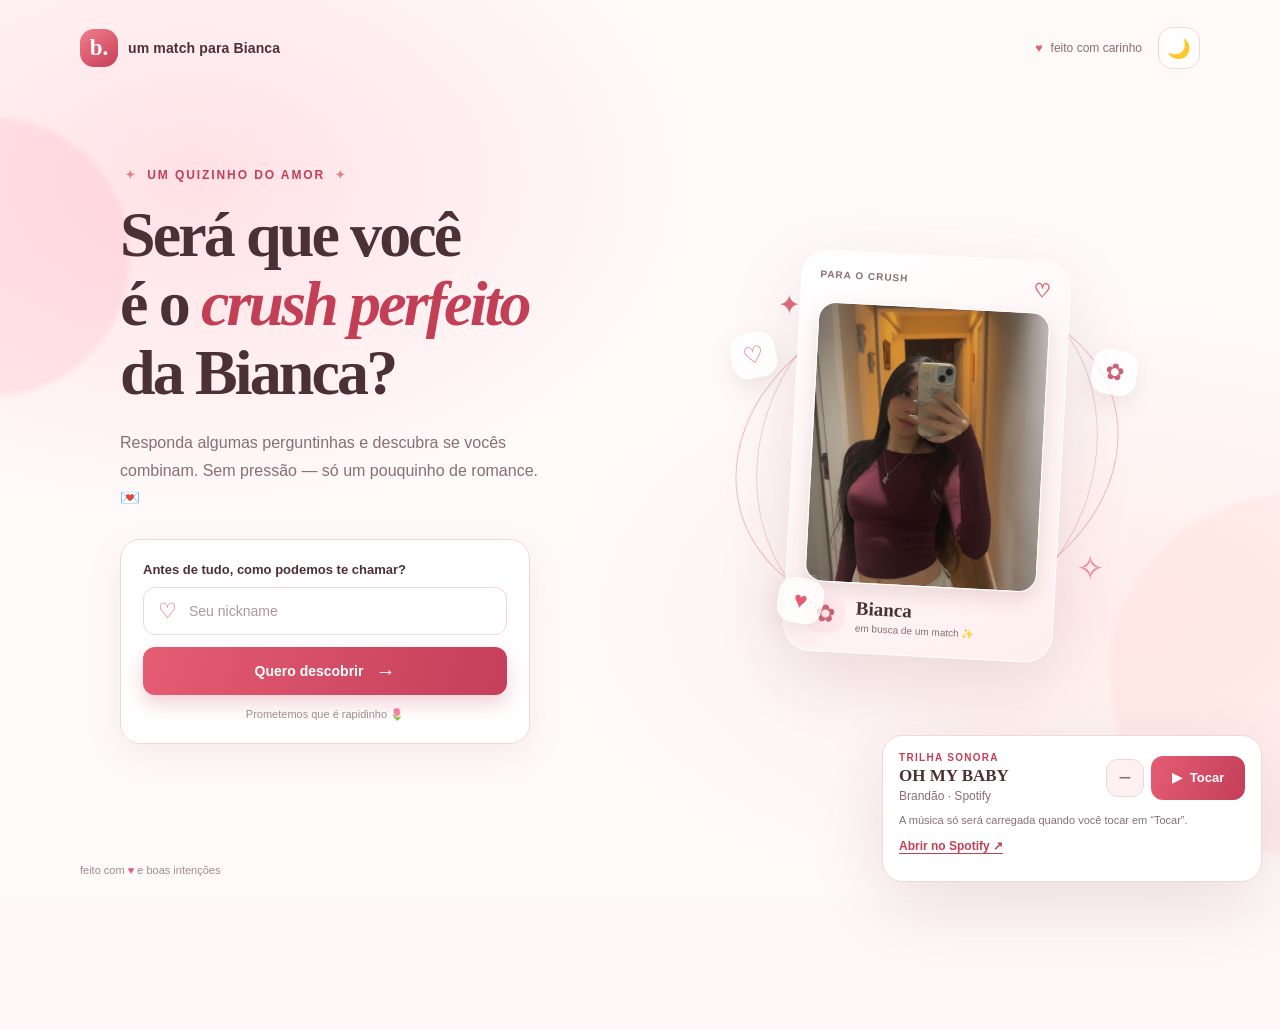
<file: index.html>
<!DOCTYPE html>
<html lang="pt-BR">
<head>
  <meta charset="UTF-8">
  <meta name="viewport" content="width=device-width, initial-scale=1.0">
  <meta name="theme-color" content="#fff7f8">
  <title>Um match para Bianca</title>
  <link rel="stylesheet" href="style.css">
  <script src="script.js" defer></script>
</head>
<body>
  <main class="page-shell" id="page-shell">
    <div class="ambient ambient--one" aria-hidden="true"></div>
    <div class="ambient ambient--two" aria-hidden="true"></div>

    <header class="topbar">
      <a class="brand" href="#inicio" aria-label="Um match para Bianca, início">
        <span class="brand__mark">b.</span>
        <span class="brand__name">um match para Bianca</span>
      </a>
      <div class="topbar__actions">
      <span class="topbar__note"><span class="tiny-heart" aria-hidden="true">♥</span> feito com carinho</span>
        <button class="theme-toggle" id="theme-toggle" type="button" aria-label="Ativar modo noturno" title="Ativar modo noturno"><span id="theme-icon" aria-hidden="true">🌙</span></button>
      </div>
    </header>

    <section class="hero" id="inicio" aria-labelledby="hero-title">
      <div class="hero__copy">
        <div class="intro-screen" id="intro-screen">
        <p class="eyebrow"><span aria-hidden="true">✦</span> um quizinho do amor <span aria-hidden="true">✦</span></p>
        <h1 id="hero-title">Será que você<br>é o <span>crush perfeito</span><br>da Bianca?</h1>
        <p class="hero__description">Responda algumas perguntinhas e descubra se vocês combinam. Sem pressão — só um pouquinho de romance. 💌</p>

        <form class="nickname-form" id="nickname-form">
          <label for="nickname">Antes de tudo, como podemos te chamar?</label>
          <div class="input-wrap">
            <span class="input-wrap__icon" aria-hidden="true">♡</span>
            <input id="nickname" name="nickname" type="text" placeholder="Seu nickname" maxlength="24" autocomplete="nickname" required>
          </div>
          <button class="button" type="submit">Quero descobrir <span aria-hidden="true">→</span></button>
          <p class="form-hint">Prometemos que é rapidinho <span aria-hidden="true">🌷</span></p>
        </form>
      </div>

        <section class="quiz-screen" id="quiz-screen" hidden aria-label="Quiz de compatibilidade">
          <div class="question-screen" id="question-screen">
            <div class="quiz-card">
              <div class="quiz-topline">
                <p class="eyebrow" id="question-counter">pergunta 1 de 10</p>
                <span class="progress-label" id="progress-label">0% respondido</span>
              </div>
              <div class="progress-track" id="quiz-progress" role="progressbar" aria-label="Progresso do quiz" aria-valuemin="0" aria-valuemax="10" aria-valuenow="0" aria-valuetext="0 de 10 perguntas respondidas">
                <span class="progress-fill" id="progress-fill"></span>
              </div>
              <h2 class="question-title" id="question-title" tabindex="-1"></h2>
              <p class="question-description" id="question-description">Escolha a opção que mais combina com você.</p>
              <div class="answer-options" id="answer-options" role="group" aria-labelledby="question-title"></div>
              <div class="quiz-navigation">
                <button class="text-button previous-question" id="previous-question" type="button" hidden>← Pergunta anterior</button>
                <button class="text-button" id="back-to-start" type="button">Voltar ao início</button>
              </div>
            </div>
          </div>

          <section class="result-screen" id="result-screen" hidden aria-labelledby="result-title">
            <div class="result-card">
              <p class="eyebrow"><span aria-hidden="true">✦</span> resultado do coração <span aria-hidden="true">✦</span></p>
              <div class="result-heart" aria-hidden="true">♥</div>
              <h2 id="result-title" tabindex="-1">Olha só, <span id="result-nickname">crush</span>!</h2>
              <p class="result-intro">Sua compatibilidade simulada com a Bianca é</p>
              <p class="match-value"><span id="match-percent">0</span><span>%</span></p>
              <h3 class="result-tier-title" id="result-tier-title"></h3>
              <p class="result-message" id="result-message" role="status" aria-live="polite"></p>
              <p class="ranking-save-status" id="ranking-save-status" role="status" aria-live="polite"></p>
              <p class="declaration-access-hint">Terminou o quiz? Role até o fim da página para deixar uma declaração. 💌</p>
              <button class="button share-button" id="share-result" type="button">Copiar resumo do resultado <span aria-hidden="true">▣</span></button>
              <p class="share-feedback" id="share-feedback" role="status" aria-live="polite"></p>
              <label class="share-fallback-label" id="share-fallback-label" for="share-fallback" hidden>Selecione e copie o resumo:</label>
              <textarea class="share-fallback" id="share-fallback" rows="3" readonly hidden></textarea>
              <a class="button instagram-button" href="https://www.instagram.com/eyesdest/" target="_blank" rel="noopener noreferrer">
                Conhecer o Instagram da Bianca <span aria-hidden="true">↗</span>
              </a>
              <button class="text-button" id="review-answers" type="button">← Rever respostas</button>
              <button class="text-button restart-button" id="restart-quiz" type="button">Fazer o quiz de novo</button>
            </div>
          </section>
        </section>
      </div>

      <aside class="hero-art" aria-label="Ilustração romântica com a foto da Bianca">
        <div class="sparkle sparkle--one" aria-hidden="true">✦</div>
        <div class="sparkle sparkle--two" aria-hidden="true">✧</div>
        <div class="orbit orbit--outer" aria-hidden="true"></div>
        <div class="orbit orbit--inner" aria-hidden="true"></div>
        <div class="portrait-card">
          <div class="portrait-card__top"><span>para o crush</span><span aria-hidden="true">♡</span></div>
          <img class="bianca-photo" src="assets/bianca.jpg" alt="Bianca em uma foto no espelho" loading="eager">
          <div class="portrait-card__bottom">
            <span class="portrait-card__flower" aria-hidden="true">✿</span>
            <div><strong>Bianca</strong><small>em busca de um match ✨</small></div>
          </div>
        </div>
        <span class="floating-note floating-note--left" aria-hidden="true">♡</span>
        <span class="floating-note floating-note--right" aria-hidden="true">✿</span>
        <span class="floating-note floating-note--bottom" aria-hidden="true">♥</span>
      </aside>
    </section>

    <section class="declaration-section" id="declaration-section" aria-labelledby="declaration-title" hidden>
      <p class="eyebrow"><span aria-hidden="true">✦</span> um recadinho do coração <span aria-hidden="true">✦</span></p>
      <h2 id="declaration-title">Quer deixar uma declaração para a Bianca?</h2>
      <p class="declaration-intro">Escreva uma mensagem carinhosa. Só a Bianca poderá ler as declarações recebidas.</p>
      <form class="declaration-form" id="declaration-form">
        <input class="declaration-honeypot" type="text" name="website" tabindex="-1" autocomplete="off" aria-hidden="true" aria-label="Deixe este campo vazio">
        <label for="declaration-nickname">Como podemos te chamar?</label>
        <input id="declaration-nickname" name="nickname" type="text" maxlength="40" autocomplete="nickname" placeholder="Seu nickname" readonly required>
        <label for="declaration-message">Sua declaração</label>
        <textarea id="declaration-message" name="message" rows="5" maxlength="1000" placeholder="Escreva sua mensagem para ela..." required></textarea>
        <p class="declaration-counter" id="declaration-counter">0 / 1000 caracteres</p>
        <button class="button" id="declaration-submit" type="submit" disabled>Enviar para a Bianca <span aria-hidden="true">♡</span></button>
        <p class="declaration-feedback" id="declaration-feedback" role="status" aria-live="polite"></p>
      </form>
    </section>

    <footer class="footer"><span>feito com <span class="footer__heart" aria-label="amor">♥</span> e boas intenções</span><span>© Bianca <span id="year"></span></span></footer>
  </main>

  <!-- O player fica fora do conteúdo do quiz para continuar entre as telas. -->
  <aside class="music-dock" id="music-dock" aria-label="Música de fundo">
    <div class="music-dock__heading">
      <div>
        <p class="music-dock__eyebrow">trilha sonora</p>
        <h2 class="music-dock__title">OH MY BABY</h2>
        <p class="music-dock__artist">Brandão · Spotify</p>
      </div>
      <div class="music-dock__controls">
        <button class="music-minimize" id="music-minimize" type="button" aria-label="Minimizar player de música" title="Minimizar player">−</button>
        <button class="music-toggle" id="music-toggle" type="button" aria-label="Carregar e tocar OH MY BABY, de Brandão" aria-pressed="false" aria-controls="spotify-embed">
          <span id="music-toggle-icon" aria-hidden="true">▶</span>
          <span id="music-toggle-label">Tocar</span>
        </button>
      </div>
    </div>
    <div class="spotify-embed" id="spotify-embed" hidden></div>
    <p class="music-status" id="music-status" role="status" aria-live="polite">A música só será carregada quando você tocar em “Tocar”.</p>
    <a class="music-link" href="https://open.spotify.com/intl-pt/track/0Wjkwg7C7ch95ubHhiWDvn?si=08bd2362946045d3" target="_blank" rel="noopener noreferrer">Abrir no Spotify <span aria-hidden="true">↗</span></a>
  </aside>
  <button class="music-restore" id="music-restore" type="button" aria-label="Mostrar player de música" title="Mostrar player de música" aria-controls="music-dock" hidden>
    <span aria-hidden="true">♫</span>
  </button>
</body>
</html>
</file>
<file: style.css>
/* Cores e medidas principais do site. Assim fica fácil mudar o tema depois. */
:root {
  color-scheme: light;
  --ink: #4b3036;
  --muted: #876f74;
  --pink: #e35b70;
  --pink-dark: #c33f56;
  --pink-pale: #fff0f1;
  --lilac: #fff0f2;
  --paper: #fffdfd;
  --line: #f1d6db;
  --shadow: 0 24px 70px rgba(112, 48, 59, 0.13);
  --page-bg: #fff7f8;
  --page-base: #fffafa;
  --surface: rgba(255, 255, 255, .78);
  --surface-solid: #fff;
  --portrait-surface: linear-gradient(150deg, #fff 0%, #fff4f5 58%, #fff0ef 100%);
  --tile-surface: rgba(255, 255, 255, .75);
  --hint: #a18a8f;
  --placeholder: #af979b;
  --pink-glow: rgba(255, 213, 220, .68);
  --lilac-glow: rgba(255, 231, 230, .68);
  --ambient-pink: rgba(255, 166, 180, .2);
  --ambient-lilac: rgba(255, 206, 196, .2);
  --heart-color: #e84d68;
  --heart-shadow: rgba(208, 59, 82, .2);
  --heart-glow: radial-gradient(circle, #ffe0e5 0%, #fff0f2 38%, transparent 70%);
  --flower-surface: #ffe9ec;
  --card-border: rgba(255, 255, 255, .9);
}

:root[data-theme="dark"] {
  color-scheme: dark;
  --ink: #faedf0;
  --muted: #cbb3b9;
  --pink: #ff8796;
  --pink-dark: #ff9aaa;
  --pink-pale: #4a252e;
  --paper: #28191e;
  --line: #58323a;
  --shadow: 0 24px 70px rgba(0, 0, 0, .36);
  --page-bg: #1b1014;
  --page-base: #211216;
  --surface: rgba(49, 31, 38, .92);
  --surface-solid: #302027;
  --portrait-surface: linear-gradient(150deg, #332128 0%, #3b2028 58%, #45232b 100%);
  --tile-surface: rgba(67, 42, 50, .92);
  --hint: #bea8ad;
  --placeholder: #b19ba1;
  --pink-glow: rgba(153, 45, 68, .22);
  --lilac-glow: rgba(128, 48, 58, .17);
  --ambient-pink: rgba(194, 55, 76, .14);
  --ambient-lilac: rgba(164, 62, 61, .12);
  --heart-color: #ff6b7f;
  --heart-shadow: rgba(255, 75, 101, .28);
  --heart-glow: radial-gradient(circle, rgba(230, 65, 91, .28) 0%, rgba(143, 45, 74, .14) 42%, transparent 72%);
  --flower-surface: #57303a;
  --card-border: rgba(255, 224, 229, .12);
}

/* Remove diferenças de tamanho padrão entre navegadores. */
* { box-sizing: border-box; }

/* Define o fundo suave e a fonte de toda a página. */
body {
  margin: 0;
  min-width: 320px;
  min-height: 100vh;
  padding-bottom: calc(130px + env(safe-area-inset-bottom));
  color: var(--ink);
  font-family: "Trebuchet MS", "Segoe UI", sans-serif;
  background: var(--page-bg);
}

/* Reserva espaço para o player fixo quando ele é aberto. */
body.music-player-open { padding-bottom: calc(300px + env(safe-area-inset-bottom)); }

/* Cria a área principal e mantém os enfeites dentro dela. */
.page-shell {
  position: relative;
  display: flex;
  flex-direction: column;
  min-height: 100vh;
  overflow: hidden;
  isolation: isolate;
  background:
    radial-gradient(ellipse at 15% 20%, var(--pink-glow), transparent 33%),
    radial-gradient(ellipse at 86% 68%, var(--lilac-glow), transparent 36%),
    var(--page-base);
}

/* Manchas decorativas desfocadas no fundo. */
.ambient { position: absolute; z-index: -1; border-radius: 50%; filter: blur(2px); pointer-events: none; }
.ambient--one { width: 280px; height: 280px; top: 13%; left: -150px; background: var(--ambient-pink); }
.ambient--two { width: 360px; height: 360px; right: -190px; bottom: 5%; background: var(--ambient-lilac); }

/* Barra superior com a marca e uma pequena frase. */
.topbar {
  width: min(1120px, calc(100% - 64px));
  margin: 0 auto;
  padding: 27px 0;
  display: flex;
  align-items: center;
  justify-content: space-between;
}
.brand { display: inline-flex; gap: 10px; align-items: center; color: var(--ink); text-decoration: none; }
.brand__mark { display: grid; place-items: center; width: 38px; height: 38px; border-radius: 14px; color: #fff; background: linear-gradient(145deg, #f07e8b, #c83e58); font-family: Georgia, serif; font-size: 23px; font-weight: 700; }
.brand__name { font-size: 14px; font-weight: 700; letter-spacing: .01em; }
.topbar__actions { display: flex; align-items: center; gap: 16px; }
.topbar__note { color: var(--muted); font-size: 12px; }
.theme-toggle { display: grid; place-items: center; width: 42px; height: 42px; flex: 0 0 42px; border: 1px solid var(--line); border-radius: 14px; color: var(--ink); background: var(--surface); font-size: 19px; cursor: pointer; transition: transform .2s, background .2s, border-color .2s; }
.theme-toggle:hover { transform: translateY(-2px); }
.theme-toggle:focus-visible { outline: 3px solid #df7183; outline-offset: 3px; }
.tiny-heart { margin-right: 5px; color: var(--pink); }

/* Organiza texto e ilustração lado a lado em telas maiores. */
.hero {
  width: min(1040px, calc(100% - 64px));
  margin: auto;
  padding: 34px 0 64px;
  display: grid;
  grid-template-columns: 1fr .9fr;
  align-items: center;
  gap: 56px;
}
.hero__copy { max-width: 500px; }
.eyebrow { margin: 0 0 18px; color: var(--pink-dark); font-size: 12px; font-weight: 800; letter-spacing: .16em; text-transform: uppercase; }
.eyebrow span { padding: 0 5px; color: #dd8490; }
h1 { margin: 0; font-family: Georgia, "Times New Roman", serif; font-size: clamp(42px, 5vw, 66px); font-weight: 700; line-height: 1.08; letter-spacing: -.045em; }
h1 span { color: var(--pink-dark); font-style: italic; }
.hero__description { max-width: 420px; margin: 22px 0 28px; color: var(--muted); font-size: 16px; line-height: 1.7; }

/* Cartão do campo de nickname e botão inicial. */
.nickname-form { width: min(100%, 410px); padding: 22px; border: 1px solid var(--line); border-radius: 20px; background: var(--surface); box-shadow: 0 12px 36px rgba(112, 48, 59, .08); backdrop-filter: blur(10px); }
.nickname-form label { display: block; margin-bottom: 10px; font-size: 13px; font-weight: 700; }
.input-wrap { display: flex; align-items: center; gap: 10px; height: 48px; padding: 0 14px; border: 1px solid var(--line); border-radius: 12px; background: var(--surface-solid); transition: border-color .2s, box-shadow .2s; }
.input-wrap:focus-within { border-color: #df7183; box-shadow: 0 0 0 4px rgba(220, 70, 92, .14); }
.input-wrap__icon { color: var(--pink); font-size: 21px; }
.input-wrap input { width: 100%; border: 0; outline: 0; color: var(--ink); background: transparent; font: inherit; font-size: 14px; }
.input-wrap input::placeholder { color: var(--placeholder); }
.button { width: 100%; min-height: 48px; margin-top: 12px; padding: 0 18px; display: flex; align-items: center; justify-content: center; gap: 12px; border: 0; border-radius: 12px; color: white; background: linear-gradient(110deg, #e45d73, #c53e5a); box-shadow: 0 9px 18px rgba(199, 55, 80, .22); font: inherit; font-size: 14px; font-weight: 800; cursor: pointer; transition: transform .2s, box-shadow .2s, filter .2s; }
.button:hover { transform: translateY(-2px); box-shadow: 0 12px 24px rgba(199, 55, 80, .3); filter: saturate(1.08); }
.button:focus-visible, .dialog-close:focus-visible { outline: 3px solid #df7183; outline-offset: 3px; }
.button span { font-size: 20px; line-height: 1; }
.form-hint { margin: 13px 0 0; color: var(--hint); text-align: center; font-size: 11px; }

/* Ilustração decorativa feita com CSS e símbolos, sem imagens externas. */
.hero-art { position: relative; min-height: 440px; display: grid; place-items: center; }
.orbit { position: absolute; border: 1px solid rgba(217, 104, 121, .4); border-radius: 50%; transform: rotate(-18deg); }
.orbit--outer { width: 390px; height: 310px; }
.orbit--inner { width: 330px; height: 380px; border-color: rgba(210, 125, 126, .32); transform: rotate(28deg); }
.portrait-card { position: relative; z-index: 1; width: 270px; min-height: 0; padding: 18px; border: 1px solid var(--card-border); border-radius: 28px; background: var(--portrait-surface); box-shadow: var(--shadow); transform: rotate(3deg); }
.portrait-card__top { display: flex; justify-content: space-between; color: var(--muted); font-size: 10px; font-weight: 700; letter-spacing: .1em; text-transform: uppercase; }
.portrait-card__top span:last-child { color: var(--pink); font-size: 19px; }
.bianca-photo { display: block; width: 100%; height: 280px; margin: 10px 0 4px; border: 1px solid var(--card-border); border-radius: 18px; object-fit: cover; object-position: center 22%; box-shadow: 0 8px 20px rgba(112, 48, 59, .14); }
.portrait-card__bottom { display: flex; align-items: center; gap: 11px; padding: 9px 4px 0; }
.portrait-card__flower { display: grid; place-items: center; width: 38px; height: 38px; border-radius: 13px; color: #ce6576; background: var(--flower-surface); font-size: 24px; }
.portrait-card__bottom strong, .portrait-card__bottom small { display: block; }
.portrait-card__bottom strong { font-family: Georgia, serif; font-size: 19px; }
.portrait-card__bottom small { margin-top: 3px; color: var(--muted); font-size: 10px; }
.sparkle, .floating-note { position: absolute; z-index: 2; color: var(--pink); }
.sparkle { color: #d9687b; font-size: 27px; }
.sparkle--one { top: 12%; left: 18%; }
.sparkle--two { right: 12%; bottom: 20%; color: #ee8995; font-size: 34px; }
.floating-note { display: grid; place-items: center; width: 45px; height: 45px; border: 1px solid var(--card-border); border-radius: 16px; background: var(--tile-surface); box-shadow: 0 8px 24px rgba(112, 48, 59, .1); font-size: 23px; }
.floating-note--left { top: 22%; left: 8%; transform: rotate(-12deg); }
.floating-note--right { top: 26%; right: 5%; color: #cc6277; transform: rotate(10deg); }
.floating-note--bottom { bottom: 12%; left: 18%; color: #e75b70; transform: rotate(12deg); }

/* Rodapé discreto alinhado com o conteúdo. */
.footer { width: min(1120px, calc(100% - 64px)); margin: 0 auto; padding: 18px 0 24px; display: flex; justify-content: space-between; color: var(--hint); font-size: 11px; }
.footer__heart { color: var(--pink); }

/* Player oficial do Spotify, compacto e fixo para continuar entre as telas. */
.music-dock {
  position: fixed;
  z-index: 20;
  right: max(18px, env(safe-area-inset-right));
  bottom: max(18px, env(safe-area-inset-bottom));
  width: min(380px, calc(100vw - 36px));
  max-height: min(430px, calc(100dvh - 36px));
  padding: 16px;
  overflow: auto;
  border: 1px solid var(--line);
  border-radius: 20px;
  color: var(--ink);
  background: var(--surface-solid);
  box-shadow: var(--shadow);
}
.music-dock__heading { display: flex; align-items: center; justify-content: space-between; gap: 12px; }
.music-dock__eyebrow { margin: 0 0 3px; color: var(--pink-dark); font-size: 10px; font-weight: 800; letter-spacing: .13em; text-transform: uppercase; }
.music-dock__title { margin: 0; font-family: Georgia, "Times New Roman", serif; font-size: 17px; }
.music-dock__artist { margin: 3px 0 0; color: var(--muted); font-size: 12px; }
.music-toggle { min-width: 94px; min-height: 44px; padding: 0 13px; display: inline-flex; align-items: center; justify-content: center; gap: 8px; border: 0; border-radius: 12px; color: #fff; background: linear-gradient(110deg, #e45d73, #c53e5a); font: inherit; font-size: 13px; font-weight: 800; cursor: pointer; }
.music-toggle:hover:not(:disabled) { filter: saturate(1.1) brightness(1.04); }
.music-toggle:focus-visible, .music-link:focus-visible { outline: 3px solid var(--pink); outline-offset: 3px; }
.music-toggle:disabled { opacity: .7; cursor: wait; }
.spotify-embed { margin-top: 12px; overflow: hidden; border-radius: 12px; background: #121212; }
.spotify-embed iframe { display: block; width: 100% !important; max-width: 100%; border: 0; }
.music-status { margin: 10px 0 0; color: var(--muted); font-size: 11px; line-height: 1.45; }
.music-link { display: inline-block; min-height: 36px; padding-top: 10px; color: var(--pink-dark); font-size: 12px; font-weight: 700; text-underline-offset: 3px; }

/* Caixa de boas-vindas exibida depois que a pessoa envia o nickname. */
.welcome-dialog { position: fixed; width: min(420px, calc(100% - 32px)); padding: 35px; border: 1px solid var(--line); border-radius: 24px; color: var(--ink); background: var(--surface-solid); box-shadow: var(--shadow); text-align: center; }
.welcome-dialog::backdrop { background: rgba(73, 28, 38, .38); backdrop-filter: blur(5px); }
.dialog-close { position: absolute; top: 12px; right: 15px; width: 34px; height: 34px; border: 0; border-radius: 50%; color: var(--muted); background: var(--pink-pale); font-size: 23px; cursor: pointer; }
.dialog-icon { display: block; margin-bottom: 12px; font-size: 36px; }
.welcome-dialog .eyebrow { margin-bottom: 8px; font-size: 10px; }
.welcome-dialog h2 { margin: 0; font-family: Georgia, serif; font-size: 32px; }
.welcome-dialog h2 span { color: var(--pink-dark); }
.welcome-dialog p:not(.eyebrow) { color: var(--muted); font-size: 14px; line-height: 1.6; }
.button--secondary { margin-top: 20px; }

/* Animação suave do coração principal. */
@keyframes heartbeat { 0%, 100% { transform: scale(1); } 8% { transform: scale(1.06); } 16% { transform: scale(1); } 24% { transform: scale(1.04); } 32% { transform: scale(1); } }

/* Ajustes para celulares e tablets estreitos. */
@media (max-width: 760px) {
  .topbar, .footer { width: min(100% - 36px, 560px); }
  .topbar { padding: 18px 0; }
  .topbar__actions { gap: 10px; }
  .topbar__note { display: none; }
  .topbar__note .tiny-heart { font-size: 16px; }
  .hero { width: min(100% - 36px, 560px); padding: 28px 0 38px; grid-template-columns: 1fr; gap: 12px; }
  .hero__copy { margin: 0 auto; }
  h1 { font-size: clamp(43px, 12vw, 60px); }
  .hero__description { font-size: 15px; }
  .nickname-form { padding: 18px; }
  .hero-art { min-height: 420px; }
  .portrait-card { width: 238px; min-height: 0; }
  .bianca-photo { height: 260px; margin-top: 8px; border-radius: 16px; }
  .orbit--outer { width: 315px; height: 270px; }
  .orbit--inner { width: 285px; height: 330px; }
  .floating-note--left { left: 5%; }
  .floating-note--right { right: 3%; }
  .footer { gap: 12px; font-size: 10px; }
}

/* Em celulares, o player ocupa quase toda a largura e respeita a área segura. */
@media (max-width: 600px) {
  body { padding-bottom: calc(125px + env(safe-area-inset-bottom)); }
  body.music-player-open { padding-bottom: calc(330px + env(safe-area-inset-bottom)); }
  .music-dock {
    right: max(10px, env(safe-area-inset-right));
    bottom: max(10px, env(safe-area-inset-bottom));
    width: min(290px, calc(100vw - 20px));
    max-height: min(390px, calc(100dvh - 20px));
    padding: 11px;
    border-radius: 16px;
  }
  .music-dock__heading { gap: 8px; }
  .music-dock__title { font-size: 15px; }
  .music-dock__artist { font-size: 11px; }
  .music-toggle { min-width: 76px; min-height: 38px; padding: 0 9px; gap: 6px; font-size: 11px; }
  #music-toggle-icon { font-size: 12px; }
  .music-status { margin-top: 7px; font-size: 10px; }
  .music-link { min-height: 32px; padding-top: 8px; font-size: 11px; }
  .spotify-embed { margin-top: 9px; }
  .spotify-embed iframe { height: 152px; }
}

/* Respeita quem prefere movimento reduzido nas configurações do aparelho. */
@media (prefers-reduced-motion: reduce) {
  *, *::before, *::after { scroll-behavior: auto !important; animation-duration: .01ms !important; animation-iteration-count: 1 !important; transition-duration: .01ms !important; }
}

/* Mantém qualquer elemento marcado como hidden realmente fora do layout. */
[hidden] { display: none !important; }

/* Durante o quiz, a página fica focada no conteúdo e esconde a foto lateral. */
.page-shell.is-playing .hero {
  width: min(760px, calc(100% - 64px));
  grid-template-columns: 1fr;
}
.page-shell.is-playing .hero__copy { width: 100%; max-width: 680px; margin: 0 auto; }
.page-shell.is-playing .hero-art { display: none; }

/* Cartão das perguntas, com as mesmas cores e superfícies da tela inicial. */
.quiz-card, .result-card {
  width: 100%;
  padding: clamp(22px, 4vw, 36px);
  border: 1px solid var(--line);
  border-radius: 26px;
  background: var(--surface);
  box-shadow: var(--shadow);
  backdrop-filter: blur(12px);
}
.quiz-topline { display: flex; align-items: center; justify-content: space-between; gap: 12px; }
.quiz-topline .eyebrow { margin: 0 0 14px; }
.quiz-doodle { color: var(--pink); font-size: 26px; line-height: 1; }
.progress-track { height: 8px; margin-bottom: 27px; overflow: hidden; border-radius: 999px; background: var(--pink-pale); }
.progress-fill { display: block; width: 0; height: 100%; border-radius: inherit; background: linear-gradient(90deg, #f07e8b, #c83e58); transition: width .35s ease; }
.question-title { margin: 0; color: var(--ink); font-family: Georgia, "Times New Roman", serif; font-size: clamp(26px, 4vw, 36px); line-height: 1.16; letter-spacing: -.025em; }
.question-title:focus, .result-card h2:focus { outline: none; }
.question-description { margin: 10px 0 22px; color: var(--muted); font-size: 14px; line-height: 1.6; }
.answer-options { display: grid; grid-template-columns: repeat(2, minmax(0, 1fr)); gap: 12px; }
.answer-option {
  min-height: 78px;
  padding: 14px;
  display: flex;
  align-items: center;
  gap: 12px;
  border: 1px solid var(--line);
  border-radius: 16px;
  color: var(--ink);
  background: var(--surface-solid);
  font: inherit;
  font-size: 14px;
  line-height: 1.4;
  text-align: left;
  cursor: pointer;
  transition: transform .2s ease, border-color .2s ease, background-color .2s ease, opacity .2s ease;
}
.answer-option:focus-visible, .text-button:focus-visible, .instagram-button:focus-visible { outline: 3px solid var(--pink); outline-offset: 3px; }
.answer-option:disabled { cursor: default; }
.answer-option__emoji { width: 38px; height: 38px; flex: 0 0 38px; display: grid; place-items: center; border-radius: 12px; background: var(--pink-pale); font-size: 20px; }
.answer-option__text { font-weight: 700; }
.answer-options.is-changing .answer-option { opacity: 0; transform: translateY(8px) scale(.98); }
.text-button { min-height: 44px; margin-top: 15px; padding: 8px 2px; border: 0; color: var(--pink-dark); background: transparent; font: inherit; font-size: 13px; font-weight: 700; cursor: pointer; }
.text-button:hover { text-decoration: underline; text-underline-offset: 3px; }

/* O efeito hover só é aplicado onde existe mouse, evitando hover preso no toque. */
@media (hover: hover) and (pointer: fine) {
  .answer-option:hover { transform: translateY(-2px); border-color: var(--pink); background: var(--pink-pale); }
}

/* Tela de resultado: coração em destaque, compatibilidade e link externo. */
.result-card { max-width: 560px; margin: 0 auto; text-align: center; }
.result-card > .eyebrow { margin-bottom: 6px; }
.result-heart { width: 120px; height: 120px; margin: 0 auto 5px; display: grid; place-items: center; color: var(--heart-color); background: var(--heart-glow); font-size: 92px; line-height: 1; text-shadow: 7px 9px 0 var(--heart-shadow); animation: result-heartbeat 1.35s ease-in-out infinite; }
.result-card h2 { margin: 0; font-family: Georgia, "Times New Roman", serif; font-size: clamp(25px, 5vw, 34px); line-height: 1.2; }
.result-card h2 span { color: var(--pink-dark); }
.result-intro { margin: 12px 0 0; color: var(--muted); font-size: 14px; }
.match-value { margin: 2px 0 0; color: var(--pink-dark); font-family: Georgia, "Times New Roman", serif; font-size: clamp(54px, 12vw, 76px); font-weight: 700; line-height: 1.1; }
.match-value span:last-child { font-size: .58em; }
.result-tier-title { margin: 8px 0 0; color: var(--pink-dark); font-family: Georgia, "Times New Roman", serif; font-size: clamp(16px, 3.5vw, 21px); line-height: 1.35; }
.result-message { max-width: 440px; margin: 8px auto 20px; color: var(--muted); font-size: 14px; line-height: 1.6; }
.declaration-access-hint { margin: 0 auto 14px; color: var(--pink-dark); font-size: 12px; line-height: 1.5; }
.instagram-button { max-width: 390px; margin: 0 auto; text-decoration: none; }
.restart-button { margin-top: 10px; }
@keyframes result-heartbeat { 0%, 100% { transform: scale(1); } 12% { transform: scale(1.1); } 24% { transform: scale(1); } 36% { transform: scale(1.06); } 48% { transform: scale(1); } }

/* Em celular, as quatro opções viram uma lista confortável para tocar. */
@media (max-width: 600px) {
  .page-shell.is-playing .hero { width: min(100% - 36px, 560px); padding: 22px 0 34px; }
  .quiz-card, .result-card { padding: 22px 18px; border-radius: 22px; }
  .progress-track { margin-bottom: 22px; }
  .question-description { margin-bottom: 18px; }
  .answer-options { grid-template-columns: 1fr; gap: 9px; }
  .answer-option { min-height: 62px; padding: 11px 12px; border-radius: 14px; }
  .answer-option__emoji { width: 36px; height: 36px; flex-basis: 36px; }
  .result-heart { width: 104px; height: 104px; font-size: 80px; }
  .result-message { margin-bottom: 16px; }
  .instagram-button { min-height: 54px; }
}

/* Evita transições e pulsações para quem prefere movimento reduzido. */
@media (prefers-reduced-motion: reduce) {
  .answer-option, .progress-fill { transition-duration: .01ms; }
  .result-heart { animation: none; }
}

/* Resumo do avanço no quiz, junto ao número da pergunta. */
.progress-label { color: var(--muted); font-size: 12px; font-weight: 700; white-space: nowrap; }
.quiz-navigation { display: flex; align-items: center; justify-content: space-between; gap: 12px; }
.quiz-navigation .text-button { margin-top: 12px; }
.quiz-navigation .text-button[hidden] { display: none !important; }
.answer-option.is-selected { border-color: var(--pink); background: var(--pink-pale); box-shadow: 0 0 0 2px rgba(220, 70, 92, .1); }
#review-answers { display: block; margin: 8px auto 0; }

@media (max-width: 600px) {
  .progress-label { font-size: 11px; }
  .quiz-navigation { align-items: flex-start; gap: 8px; }
  .quiz-navigation .text-button { font-size: 12px; }
}

/* Botão para copiar o resumo com a cor principal; Instagram fica como ação secundária. */
.share-button { margin: 0 auto 10px; }
.instagram-button { color: var(--pink-dark); border: 1px solid var(--line); background: var(--pink-pale); box-shadow: none; }
.instagram-button:hover { color: var(--pink-dark); background: var(--surface-solid); box-shadow: 0 8px 18px rgba(199, 55, 80, .12); }
.share-feedback { min-height: 1.4em; margin: 0 auto 8px; color: var(--pink-dark); font-size: 13px; line-height: 1.5; }
.share-fallback-label { display: block; margin: 8px 0 6px; color: var(--muted); font-size: 12px; text-align: left; }
.share-fallback { width: 100%; padding: 10px; border: 1px solid var(--line); border-radius: 12px; color: var(--ink); background: var(--surface-solid); font: inherit; font-size: 12px; line-height: 1.5; resize: vertical; }
.share-fallback:focus-visible { outline: 3px solid var(--pink); outline-offset: 2px; }

/* Permite esconder o player e deixá-lo disponível em um botão flutuante. */
.music-player-minimized { padding-bottom: 0 !important; }
.music-dock__controls { display: flex; align-items: center; gap: 7px; }
.music-minimize {
  width: 38px;
  height: 38px;
  flex: 0 0 38px;
  border: 1px solid var(--line);
  border-radius: 12px;
  color: var(--muted);
  background: var(--pink-pale);
  font: inherit;
  font-size: 22px;
  line-height: 1;
  cursor: pointer;
}
.music-minimize:hover { color: var(--pink-dark); background: var(--surface-solid); }
.music-minimize:focus-visible, .music-restore:focus-visible { outline: 3px solid var(--pink); outline-offset: 3px; }
.music-restore {
  position: fixed;
  z-index: 21;
  right: max(18px, env(safe-area-inset-right));
  bottom: max(18px, env(safe-area-inset-bottom));
  width: 48px;
  height: 48px;
  display: grid;
  place-items: center;
  border: 1px solid var(--line);
  border-radius: 17px;
  color: #fff;
  background: linear-gradient(145deg, #e45d73, #c53e5a);
  box-shadow: var(--shadow);
  font: inherit;
  font-size: 24px;
  cursor: pointer;
}
.music-restore:hover { transform: translateY(-2px); }

@media (max-width: 600px) {
  .music-dock__controls { gap: 5px; }
  .music-minimize { width: 34px; height: 34px; flex-basis: 34px; border-radius: 11px; }
  .music-restore {
    right: max(10px, env(safe-area-inset-right));
    bottom: max(10px, env(safe-area-inset-bottom));
    width: 44px;
    height: 44px;
    border-radius: 15px;
  }
}

/* Formulário de declaração no fim da página. */
.declaration-section {
  width: min(680px, calc(100% - 64px));
  margin: 0 auto 52px;
  padding: clamp(22px, 4vw, 38px);
  border: 1px solid var(--line);
  border-radius: 26px;
  background: var(--surface);
  box-shadow: var(--shadow);
  backdrop-filter: blur(12px);
}
.declaration-section h2 { margin: 0; font-family: Georgia, "Times New Roman", serif; font-size: clamp(25px, 4vw, 34px); line-height: 1.2; }
.declaration-intro, .admin-muted { color: var(--muted); font-size: 14px; line-height: 1.6; }
.declaration-form { display: grid; gap: 9px; margin-top: 22px; }
.declaration-form label, .admin-card label { margin-top: 7px; font-size: 13px; font-weight: 700; }
.declaration-form input, .declaration-form textarea, .admin-card input {
  width: 100%;
  min-height: 46px;
  padding: 12px 14px;
  border: 1px solid var(--line);
  border-radius: 12px;
  color: var(--ink);
  background: var(--surface-solid);
  font: inherit;
  font-size: 14px;
}
.declaration-form textarea { min-height: 130px; resize: vertical; line-height: 1.55; }
.declaration-form input:focus-visible, .declaration-form textarea:focus-visible, .admin-card input:focus-visible { outline: 3px solid var(--pink); outline-offset: 2px; }
.declaration-counter { margin: -3px 0 0; color: var(--hint); font-size: 11px; text-align: right; }
.declaration-feedback, .admin-feedback { min-height: 1.4em; margin: 2px 0 0; color: var(--pink-dark); font-size: 13px; line-height: 1.5; }
.declaration-form .button { margin-top: 5px; }

/* Estrutura do painel privado da Bianca. */
.admin-shell { min-height: 100vh; padding-bottom: 0; }
.admin-content { width: min(900px, calc(100% - 64px)); margin: 12px auto 50px; }
.admin-heading { margin: 0 auto 28px; text-align: center; }
.admin-heading .eyebrow { margin-bottom: 9px; }
.admin-heading h1 { font-size: clamp(36px, 6vw, 54px); }
.admin-subtitle { color: var(--muted); }
.admin-card { margin: 18px 0; padding: clamp(20px, 4vw, 30px); border: 1px solid var(--line); border-radius: 22px; background: var(--surface); box-shadow: var(--shadow); backdrop-filter: blur(12px); }
.admin-card h2 { margin: 0; font-family: Georgia, "Times New Roman", serif; font-size: 25px; }
.admin-card .admin-muted { margin: 8px 0 15px; }
.admin-card form { display: grid; gap: 8px; }
.admin-login { max-width: 460px; margin: 0 auto; }
.admin-login .button { margin-top: 10px; }
.admin-feedback { text-align: left; }
.admin-config-note { max-width: 600px; margin: 20px auto; padding: 18px; border: 1px solid var(--line); border-radius: 16px; color: var(--muted); background: var(--surface); line-height: 1.6; }
.admin-dashboard__top { display: flex; align-items: center; justify-content: space-between; gap: 14px; }
.admin-dashboard__top .admin-muted { margin: 0; }
.admin-logout { margin: 0; }
.admin-section-heading { display: flex; justify-content: space-between; align-items: center; gap: 12px; }
.admin-section-heading .eyebrow { margin: 0 0 5px; }
.admin-heading-icon { font-size: 28px; }
.admin-table-wrap { overflow-x: auto; border: 1px solid var(--line); border-radius: 13px; }
.admin-table { width: 100%; border-collapse: collapse; font-size: 13px; text-align: left; }
.admin-table th, .admin-table td { padding: 12px 14px; border-bottom: 1px solid var(--line); }
.admin-table th { color: var(--pink-dark); background: var(--pink-pale); font-size: 12px; }
.admin-table tbody tr:last-child td { border-bottom: 0; }
.declarations-list { display: grid; gap: 12px; }
.declaration-item { padding: 16px; border: 1px solid var(--line); border-radius: 15px; background: var(--surface-solid); }
.declaration-item__header { display: flex; justify-content: space-between; align-items: baseline; gap: 12px; }
.declaration-item h3 { margin: 0; color: var(--pink-dark); font-family: Georgia, "Times New Roman", serif; font-size: 17px; }
.declaration-item time { color: var(--hint); font-size: 11px; }
.declaration-item p { margin: 10px 0 0; color: var(--ink); font-size: 14px; line-height: 1.65; overflow-wrap: anywhere; white-space: pre-wrap; }
.admin-shell .footer a { color: var(--pink-dark); text-underline-offset: 3px; }

@media (max-width: 600px) {
  .declaration-section { width: min(100% - 36px, 560px); margin-bottom: 34px; padding: 22px 18px; border-radius: 22px; }
  .admin-content { width: min(100% - 36px, 560px); margin-top: 4px; }
  .admin-heading { margin-bottom: 20px; }
  .admin-card { padding: 20px 16px; border-radius: 19px; }
  .admin-card h2 { font-size: 22px; }
  .admin-table th, .admin-table td { padding: 10px 9px; font-size: 12px; }
  .declaration-item__header { align-items: flex-start; flex-direction: column; gap: 4px; }
}
.declaration-honeypot {
  position: absolute;
  left: -10000px;
  width: 1px;
  height: 1px;
  overflow: hidden;
}
</file>
